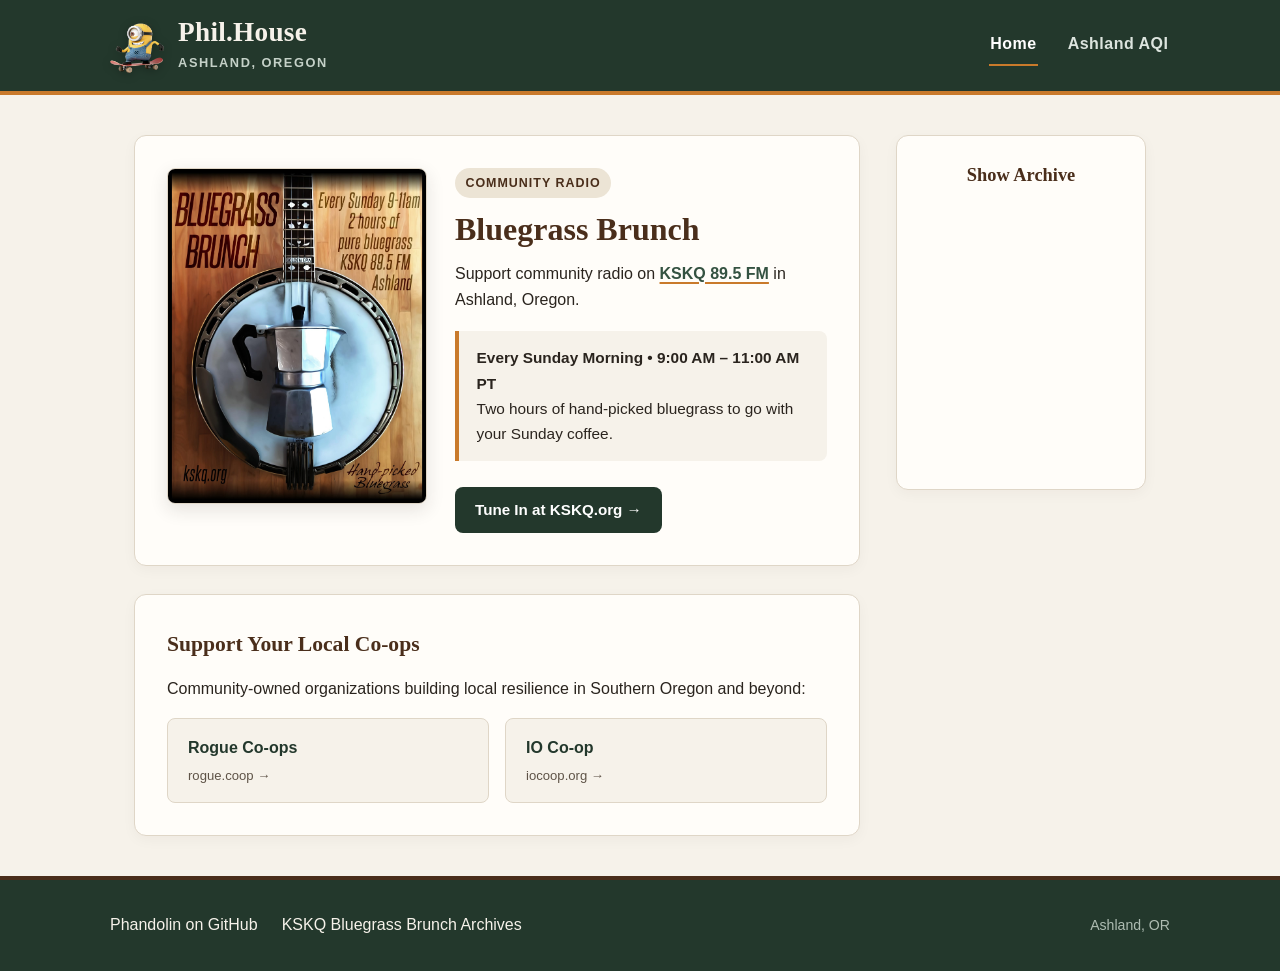
<file: index.html>
<!DOCTYPE html>
<html lang="en">
<head>
  <meta charset="utf-8">
  <meta name="viewport" content="width=device-width, initial-scale=1.0">
  <title>Home | Phil.House</title>
  <link rel="icon" href="ALLSPORTS_Bonus_Minion_0.png" type="image/png">
  <link rel="stylesheet" href="style.css">
</head>
<body>
  <header class="site-header">
    <div class="header-inner">
      <a href="index.html" class="branding">
        <img src="ALLSPORTS_Bonus_Minion_0.png" alt="Phil.House Logo">
        <div class="branding-text">
          <span class="branding-title">Phil.House</span>
          <span class="branding-sub">Ashland, Oregon</span>
        </div>
      </a>
      <nav class="main-nav" aria-label="Main navigation">
        <a href="index.html" class="active" aria-current="page">Home</a>
        <a href="aqi.html">Ashland AQI</a>
      </nav>
    </div>
  </header>

  <div class="container">
    <main>
      <section class="card">
        <div class="radio-feature">
          <div class="poster-frame">
            <img src="bluegrass_brunch.jpg" alt="Bluegrass Brunch on KSKQ 89.5 FM" width="1582" height="2048" loading="lazy">
          </div>
          <div>
            <span class="badge">Community Radio</span>
            <h1>Bluegrass Brunch</h1>
            <p>Support community radio on <a href="https://kskq.org" target="_blank" rel="noopener">KSKQ 89.5 FM</a> in Ashland, Oregon.</p>
            <div class="schedule-box">
              <strong>Every Sunday Morning &bull; 9:00 AM – 11:00 AM PT</strong><br>
              Two hours of hand-picked bluegrass to go with your Sunday coffee.
            </div>
            <a href="https://kskq.org" target="_blank" rel="noopener" class="btn-listen">Tune In at KSKQ.org &rarr;</a>
          </div>
        </div>
      </section>

      <section class="card">
        <h2>Support Your Local Co-ops</h2>
        <p>Community-owned organizations building local resilience in Southern Oregon and beyond:</p>
        <div class="coop-grid">
          <a href="https://rogue.coop/" target="_blank" rel="noopener" class="coop-link">
            Rogue Co-ops
            <span>rogue.coop &rarr;</span>
          </a>
          <a href="https://iocoop.org/" target="_blank" rel="noopener" class="coop-link">
            IO Co-op
            <span>iocoop.org &rarr;</span>
          </a>
        </div>
      </section>
    </main>

    <aside>
      <div class="sidebar-block">
        <h2>Show Archive</h2>
        <iframe frameborder="0" height="250" width="200" title="Mixcloud Follow Widget" src="https://www.mixcloud.com/widget/follow/?dark=1&amp;u=%2Fkskqbluegrassbrunch%2F"></iframe>
      </div>
    </aside>
  </div>

  <footer class="site-footer">
    <div class="footer-inner">
      <ul class="footer-links">
        <li><a href="https://github.com/phandolin" target="_blank" rel="noopener">Phandolin on GitHub</a></li>
        <li><a href="https://www.mixcloud.com/kskqbluegrassbrunch/" target="_blank" rel="noopener">KSKQ Bluegrass Brunch Archives</a></li>
      </ul>
      <span class="footer-note">Ashland, OR</span>
    </div>
  </footer>
</body>
</html>
</file>
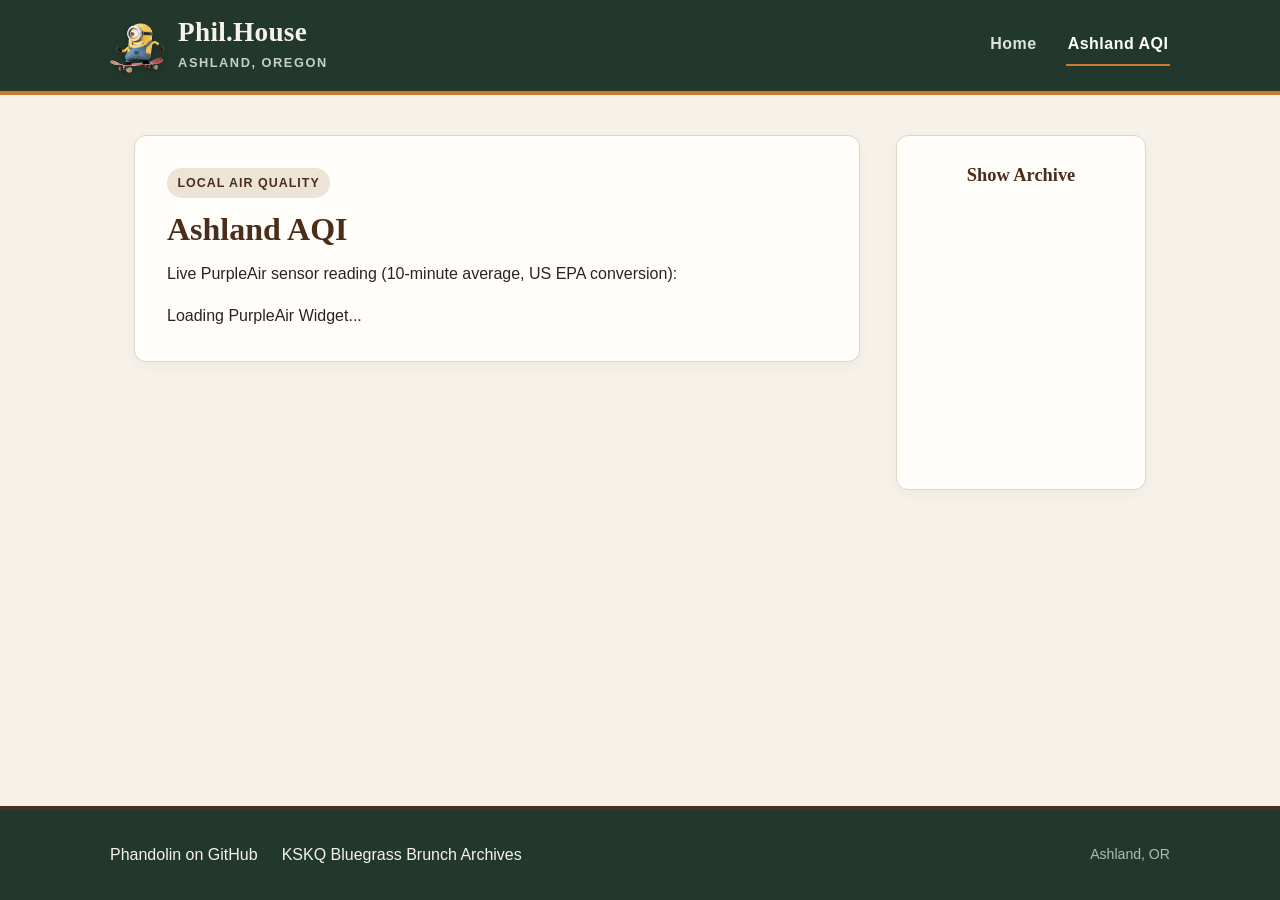
<file: aqi.html>
<!DOCTYPE html>
<html lang="en">
<head>
  <meta charset="utf-8">
  <meta name="viewport" content="width=device-width, initial-scale=1.0">
  <title>Ashland AQI | Phil.House</title>
  <link rel="icon" href="ALLSPORTS_Bonus_Minion_0.png" type="image/png">
  <link rel="stylesheet" href="style.css">
</head>
<body>
  <header class="site-header">
    <div class="header-inner">
      <a href="index.html" class="branding">
        <img src="ALLSPORTS_Bonus_Minion_0.png" alt="Phil.House Logo">
        <div class="branding-text">
          <span class="branding-title">Phil.House</span>
          <span class="branding-sub">Ashland, Oregon</span>
        </div>
      </a>
      <nav class="main-nav" aria-label="Main navigation">
        <a href="index.html">Home</a>
        <a href="aqi.html" class="active" aria-current="page">Ashland AQI</a>
      </nav>
    </div>
  </header>

  <div class="container">
    <main>
      <section class="card">
        <span class="badge">Local Air Quality</span>
        <h1>Ashland AQI</h1>
        <p>Live PurpleAir sensor reading (10-minute average, US EPA conversion):</p>
        <div id="PurpleAirWidget_36263_module_AQI_conversion_C5_average_10_layer_standard">Loading PurpleAir Widget...</div>
        <script src="https://www.purpleair.com/pa.widget.js?key=6DC74CQ11KE6IUGZ&amp;module=AQI&amp;conversion=C5&amp;average=10&amp;layer=standard&amp;container=PurpleAirWidget_36263_module_AQI_conversion_C5_average_10_layer_standard"></script>
      </section>
    </main>

    <aside>
      <div class="sidebar-block">
        <h2>Show Archive</h2>
        <iframe frameborder="0" height="250" width="200" title="Mixcloud Follow Widget" src="https://www.mixcloud.com/widget/follow/?dark=1&amp;u=%2Fkskqbluegrassbrunch%2F"></iframe>
      </div>
    </aside>
  </div>

  <footer class="site-footer">
    <div class="footer-inner">
      <ul class="footer-links">
        <li><a href="https://github.com/phandolin" target="_blank" rel="noopener">Phandolin on GitHub</a></li>
        <li><a href="https://www.mixcloud.com/kskqbluegrassbrunch/" target="_blank" rel="noopener">KSKQ Bluegrass Brunch Archives</a></li>
      </ul>
      <span class="footer-note">Ashland, OR</span>
    </div>
  </footer>
</body>
</html>
</file>
<file: style.css>
:root {
  --bg-parchment: #f6f2ea;
  --bg-card: #fffdf9;
  --forest-deep: #23382c;
  --forest-mid: #345241;
  --wood-dark: #4a2e1b;
  --coffee-accent: #7a4b2a;
  --amber-warm: #c97a2b;
  --text-main: #2a241e;
  --text-muted: #5e5347;
  --border-warm: #dfd6c7;
}

* {
  box-sizing: border-box;
  margin: 0;
  padding: 0;
}

body {
  font-family: -apple-system, BlinkMacSystemFont, "Segoe UI", Roboto, Helvetica, Arial, sans-serif;
  background-color: var(--bg-parchment);
  color: var(--text-main);
  line-height: 1.65;
  display: flex;
  flex-direction: column;
  min-height: 100vh;
}

/* Header & Navigation */
.site-header {
  background-color: var(--forest-deep);
  color: #f6f2ea;
  padding: 1.15rem 1.5rem;
  border-bottom: 4px solid var(--amber-warm);
}

.header-inner {
  max-width: 1060px;
  margin: 0 auto;
  display: flex;
  align-items: center;
  justify-content: space-between;
  flex-wrap: wrap;
  gap: 1rem;
}

.branding {
  display: flex;
  align-items: center;
  gap: 0.9rem;
  text-decoration: none;
  color: #f6f2ea;
}

.branding img {
  height: 54px;
  width: auto;
  display: block;
  filter: drop-shadow(0 2px 4px rgba(0, 0, 0, 0.25));
}

.branding-text {
  display: flex;
  flex-direction: column;
}

.branding-title {
  font-family: Georgia, "Times New Roman", serif;
  font-size: 1.7rem;
  font-weight: 700;
  letter-spacing: 0.01em;
  line-height: 1.1;
}

.branding-sub {
  font-size: 0.8rem;
  text-transform: uppercase;
  letter-spacing: 0.12em;
  color: #c5d1c8;
  margin-top: 0.2rem;
}

.main-nav {
  display: flex;
  gap: 1.75rem;
}

.main-nav a {
  color: #dce4de;
  text-decoration: none;
  font-weight: 600;
  font-size: 1rem;
  letter-spacing: 0.03em;
  padding: 0.4rem 0.1rem;
  border-bottom: 2px solid transparent;
  transition: color 0.2s, border-color 0.2s;
}

.main-nav a:hover,
.main-nav a.active {
  color: #ffffff;
  border-bottom-color: var(--amber-warm);
}

/* Main Grid */
.container {
  max-width: 1060px;
  width: 100%;
  margin: 2.5rem auto;
  padding: 0 1.5rem;
  display: grid;
  grid-template-columns: 1fr 250px;
  gap: 2.25rem;
  flex: 1;
}

main {
  display: flex;
  flex-direction: column;
  gap: 1.75rem;
}

.card {
  background: var(--bg-card);
  padding: 2rem;
  border-radius: 12px;
  border: 1px solid var(--border-warm);
  box-shadow: 0 4px 14px rgba(42, 36, 30, 0.04);
}

h1, h2 {
  font-family: Georgia, "Times New Roman", serif;
  color: var(--wood-dark);
}

h1 {
  font-size: 2rem;
  line-height: 1.2;
  margin-bottom: 0.75rem;
}

h2 {
  font-size: 1.35rem;
  margin-bottom: 0.85rem;
}

p {
  margin-bottom: 1rem;
}

p:last-child {
  margin-bottom: 0;
}

a {
  color: var(--forest-mid);
  font-weight: 600;
  text-decoration: underline;
  text-decoration-color: var(--amber-warm);
  text-decoration-thickness: 2px;
  text-underline-offset: 3px;
}

a:hover {
  color: var(--wood-dark);
}

/* Radio Feature Split */
.radio-feature {
  display: grid;
  grid-template-columns: 260px 1fr;
  gap: 1.75rem;
  align-items: start;
}

.poster-frame {
  border-radius: 8px;
  overflow: hidden;
  border: 1px solid var(--border-warm);
  box-shadow: 0 6px 18px rgba(42, 36, 30, 0.12);
}

.poster-frame img {
  width: 100%;
  height: auto;
  display: block;
}

.badge {
  display: inline-block;
  background-color: #ece4d5;
  color: var(--wood-dark);
  font-size: 0.78rem;
  font-weight: 700;
  text-transform: uppercase;
  letter-spacing: 0.08em;
  padding: 0.3rem 0.65rem;
  border-radius: 999px;
  margin-bottom: 0.75rem;
}

.schedule-box {
  background-color: var(--bg-parchment);
  border-left: 4px solid var(--amber-warm);
  padding: 0.9rem 1.1rem;
  border-radius: 0 8px 8px 0;
  margin: 1.1rem 0;
  font-size: 0.96rem;
}

.btn-listen {
  display: inline-block;
  margin-top: 0.5rem;
  background-color: var(--forest-deep);
  color: #ffffff;
  text-decoration: none;
  padding: 0.65rem 1.25rem;
  border-radius: 8px;
  font-weight: 600;
  font-size: 0.95rem;
  transition: background-color 0.2s, transform 0.1s;
}

.btn-listen:hover {
  background-color: var(--forest-mid);
  color: #ffffff;
  transform: translateY(-1px);
}

/* Co-op Links Grid */
.coop-grid {
  display: grid;
  grid-template-columns: repeat(auto-fit, minmax(200px, 1fr));
  gap: 1rem;
  margin-top: 0.75rem;
}

.coop-link {
  display: block;
  padding: 1rem 1.25rem;
  background-color: var(--bg-parchment);
  border: 1px solid var(--border-warm);
  border-radius: 8px;
  text-decoration: none;
  color: var(--forest-deep);
  font-weight: 700;
  transition: border-color 0.2s, background-color 0.2s;
}

.coop-link:hover {
  border-color: var(--amber-warm);
  background-color: #efe9dc;
}

.coop-link span {
  display: block;
  font-family: -apple-system, BlinkMacSystemFont, "Segoe UI", Roboto, sans-serif;
  font-size: 0.82rem;
  font-weight: 400;
  color: var(--text-muted);
  margin-top: 0.2rem;
}

/* Sidebar */
.sidebar-block {
  background: var(--bg-card);
  padding: 1.5rem;
  border-radius: 12px;
  border: 1px solid var(--border-warm);
  box-shadow: 0 4px 14px rgba(42, 36, 30, 0.04);
  text-align: center;
}

.sidebar-block h2 {
  font-size: 1.15rem;
  margin-bottom: 1rem;
}

/* Footer */
.site-footer {
  background-color: var(--forest-deep);
  color: #dce4de;
  padding: 2rem 1.5rem;
  margin-top: auto;
  border-top: 4px solid var(--wood-dark);
}

.footer-inner {
  max-width: 1060px;
  margin: 0 auto;
  display: flex;
  justify-content: space-between;
  align-items: center;
  flex-wrap: wrap;
  gap: 1.5rem;
}

.footer-links {
  list-style: none;
  display: flex;
  gap: 1.5rem;
  flex-wrap: wrap;
}

.footer-links a {
  color: #f6f2ea;
  text-decoration: none;
  font-weight: 500;
}

.footer-links a:hover {
  color: var(--amber-warm);
  text-decoration: underline;
}

.footer-note {
  font-size: 0.88rem;
  color: #aebcb2;
}

/* Responsive */
@media (max-width: 820px) {
  .container {
    grid-template-columns: 1fr;
  }

  .radio-feature {
    grid-template-columns: 1fr;
  }

  .poster-frame {
    max-width: 320px;
  }
}
</file>
